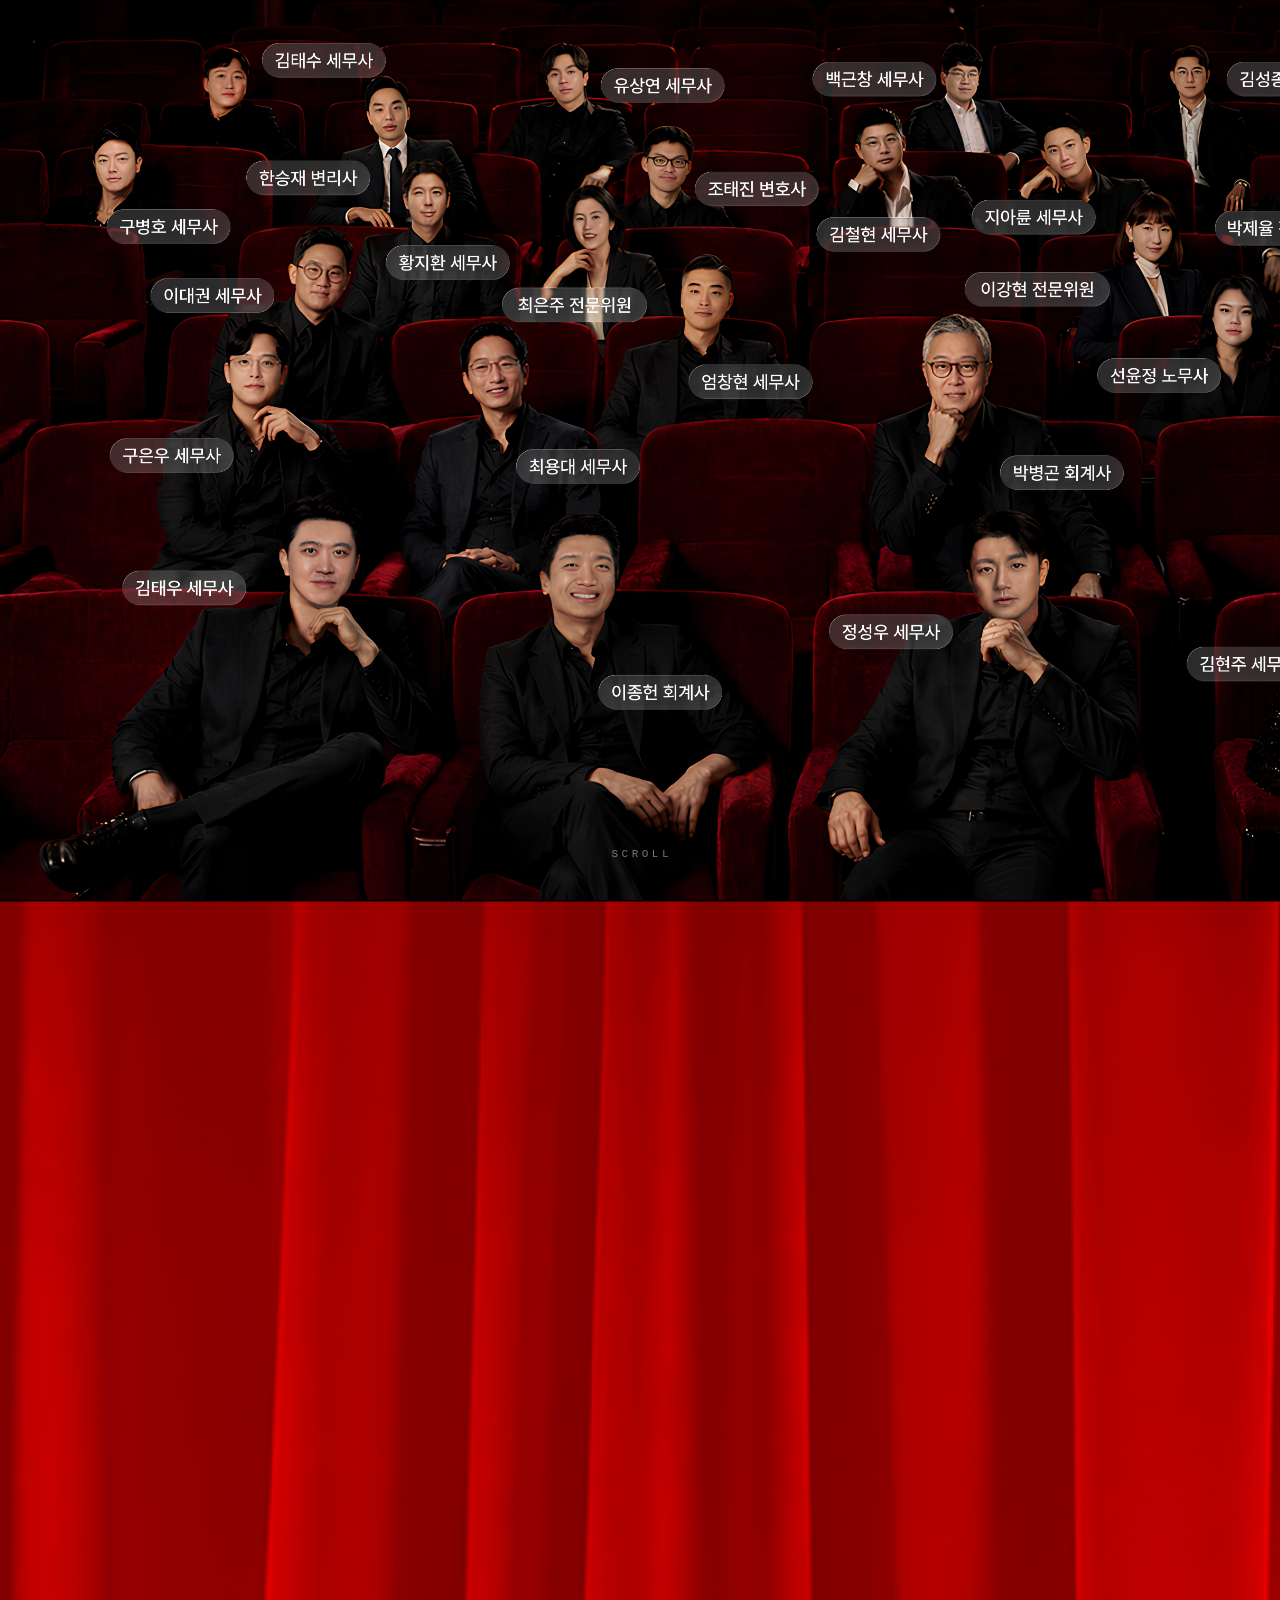
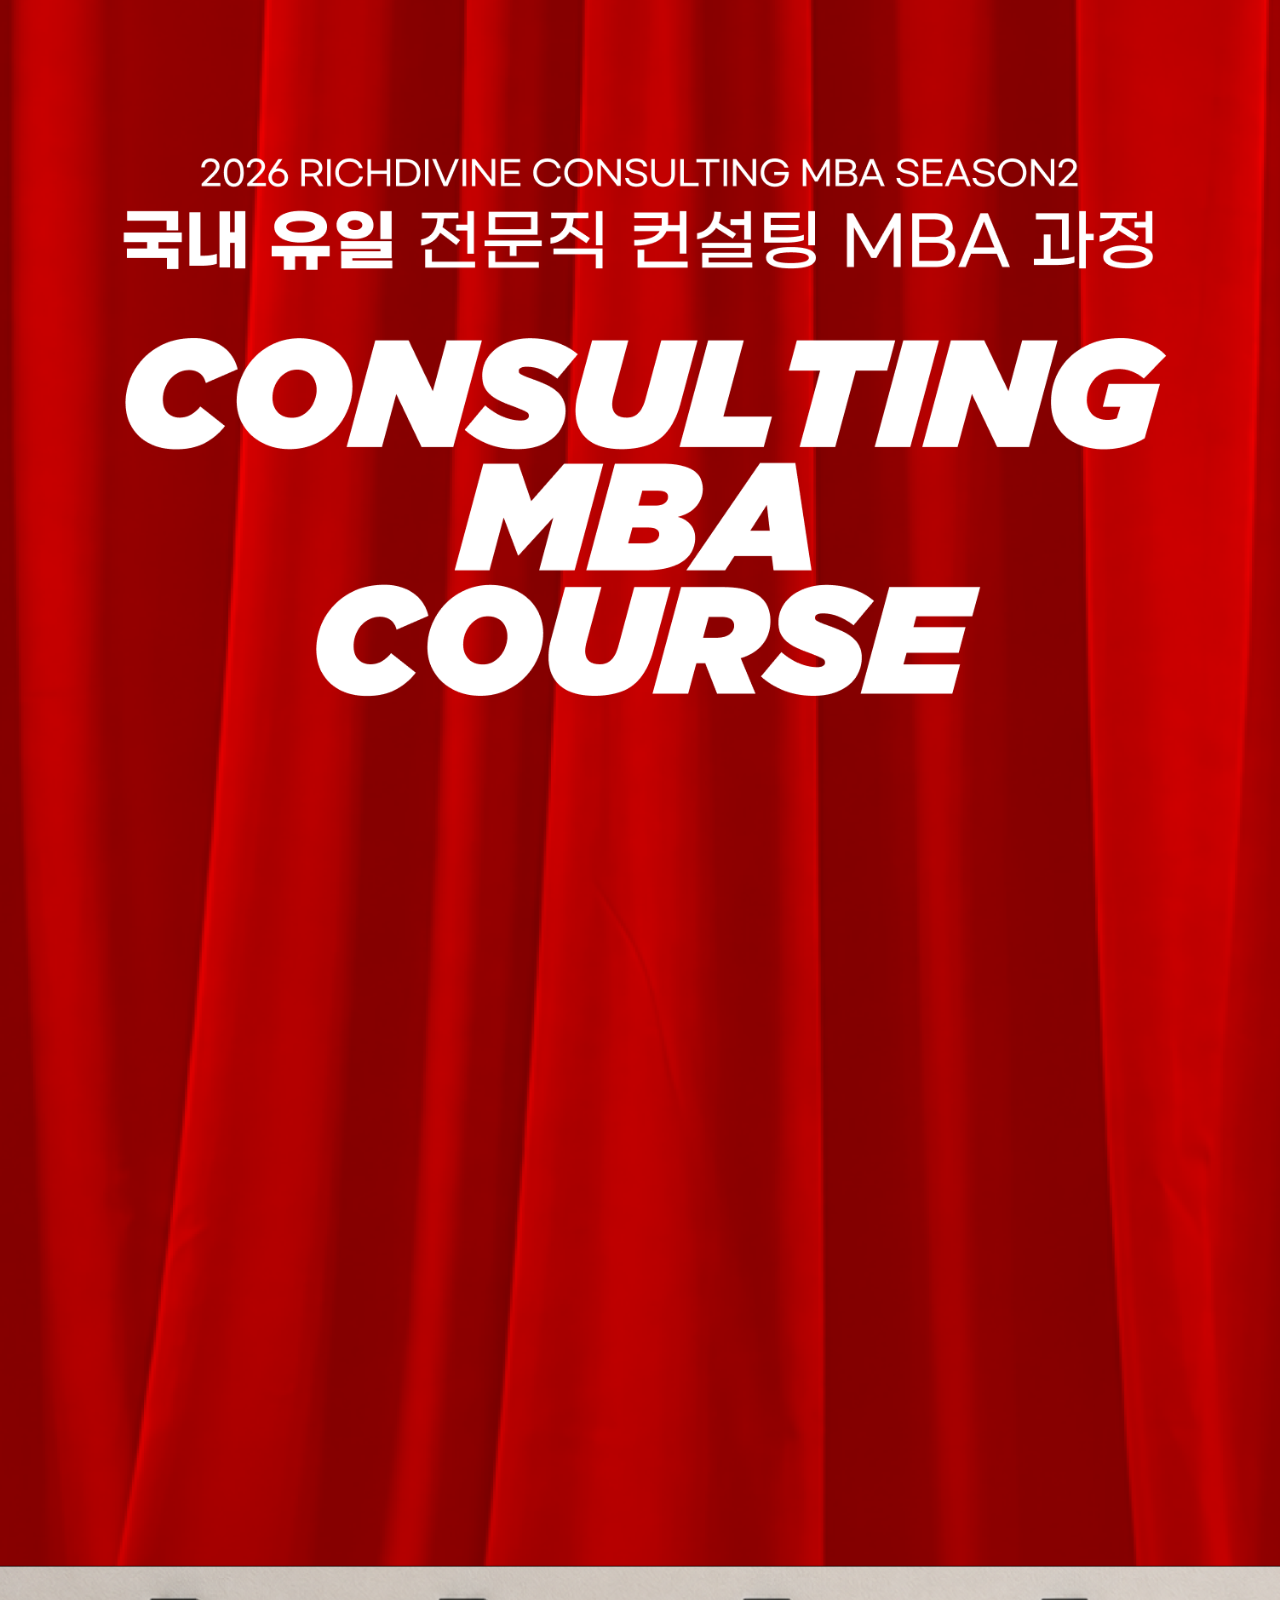
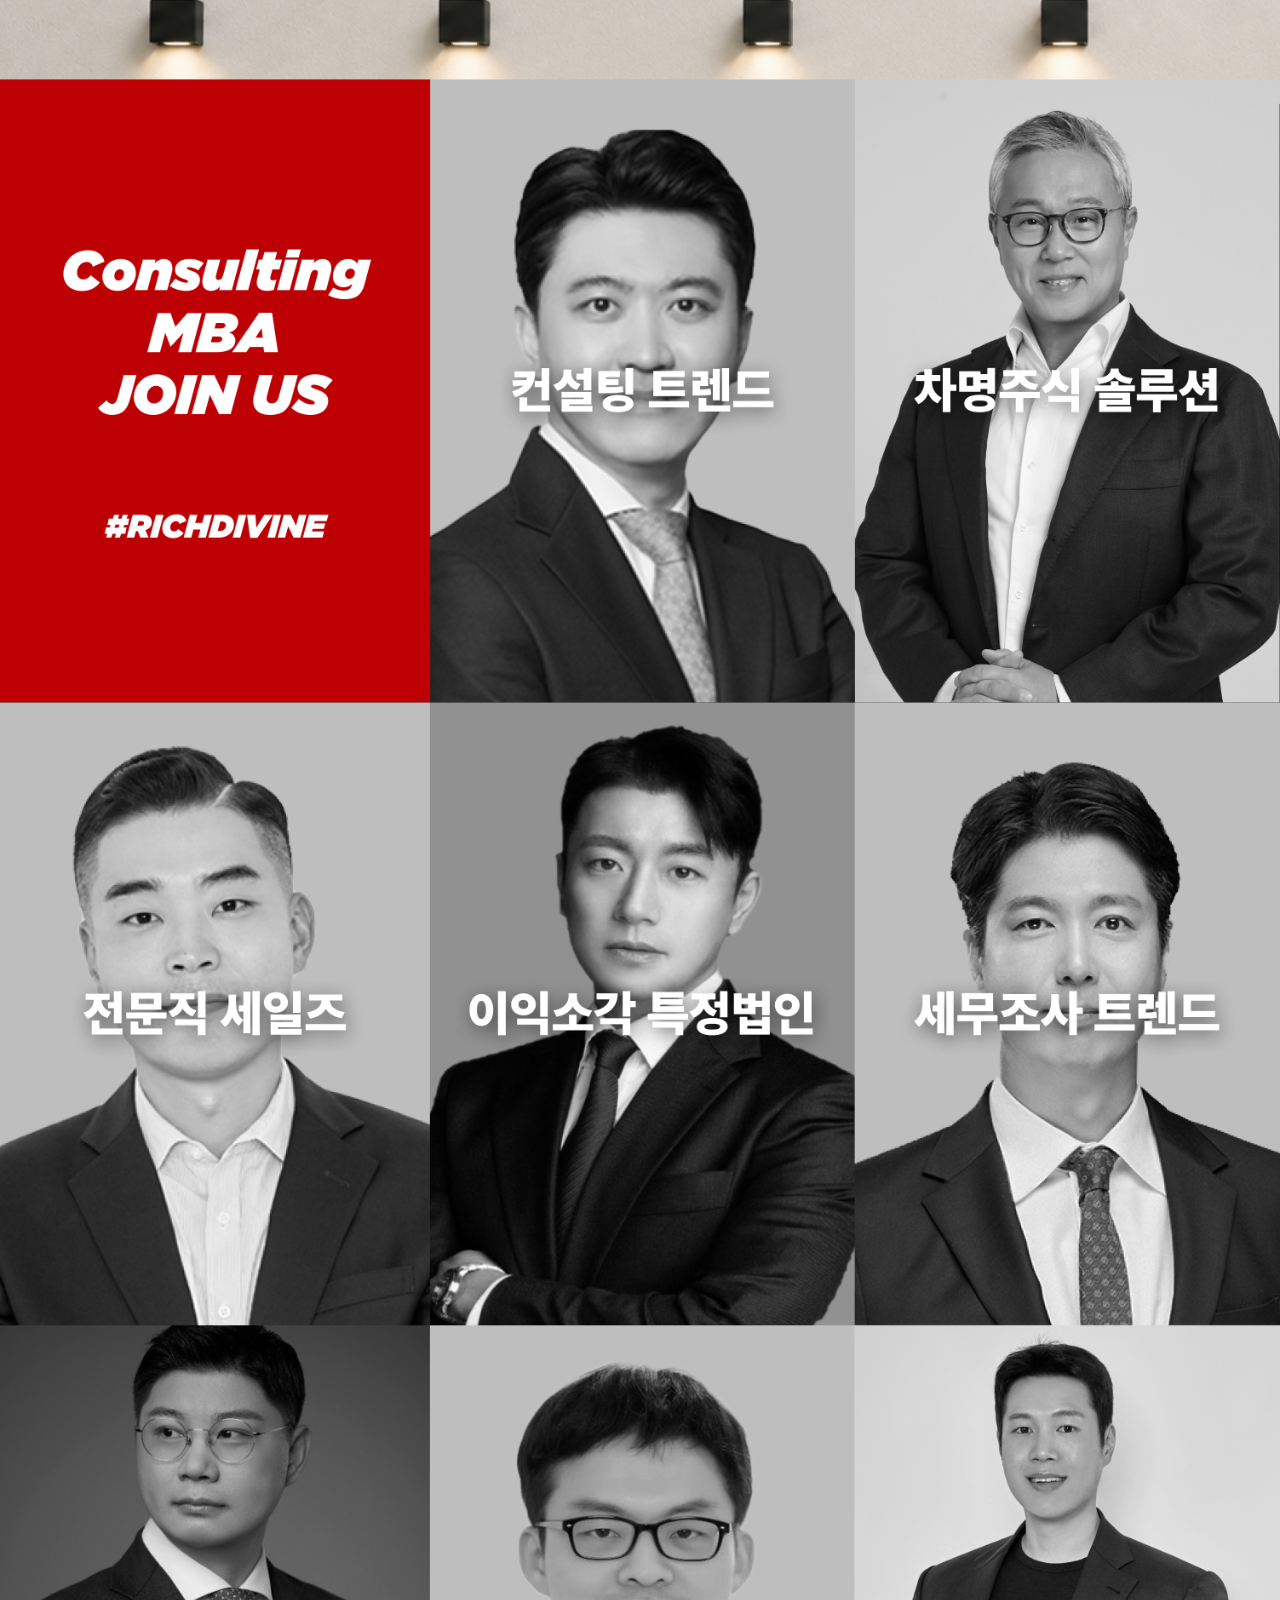
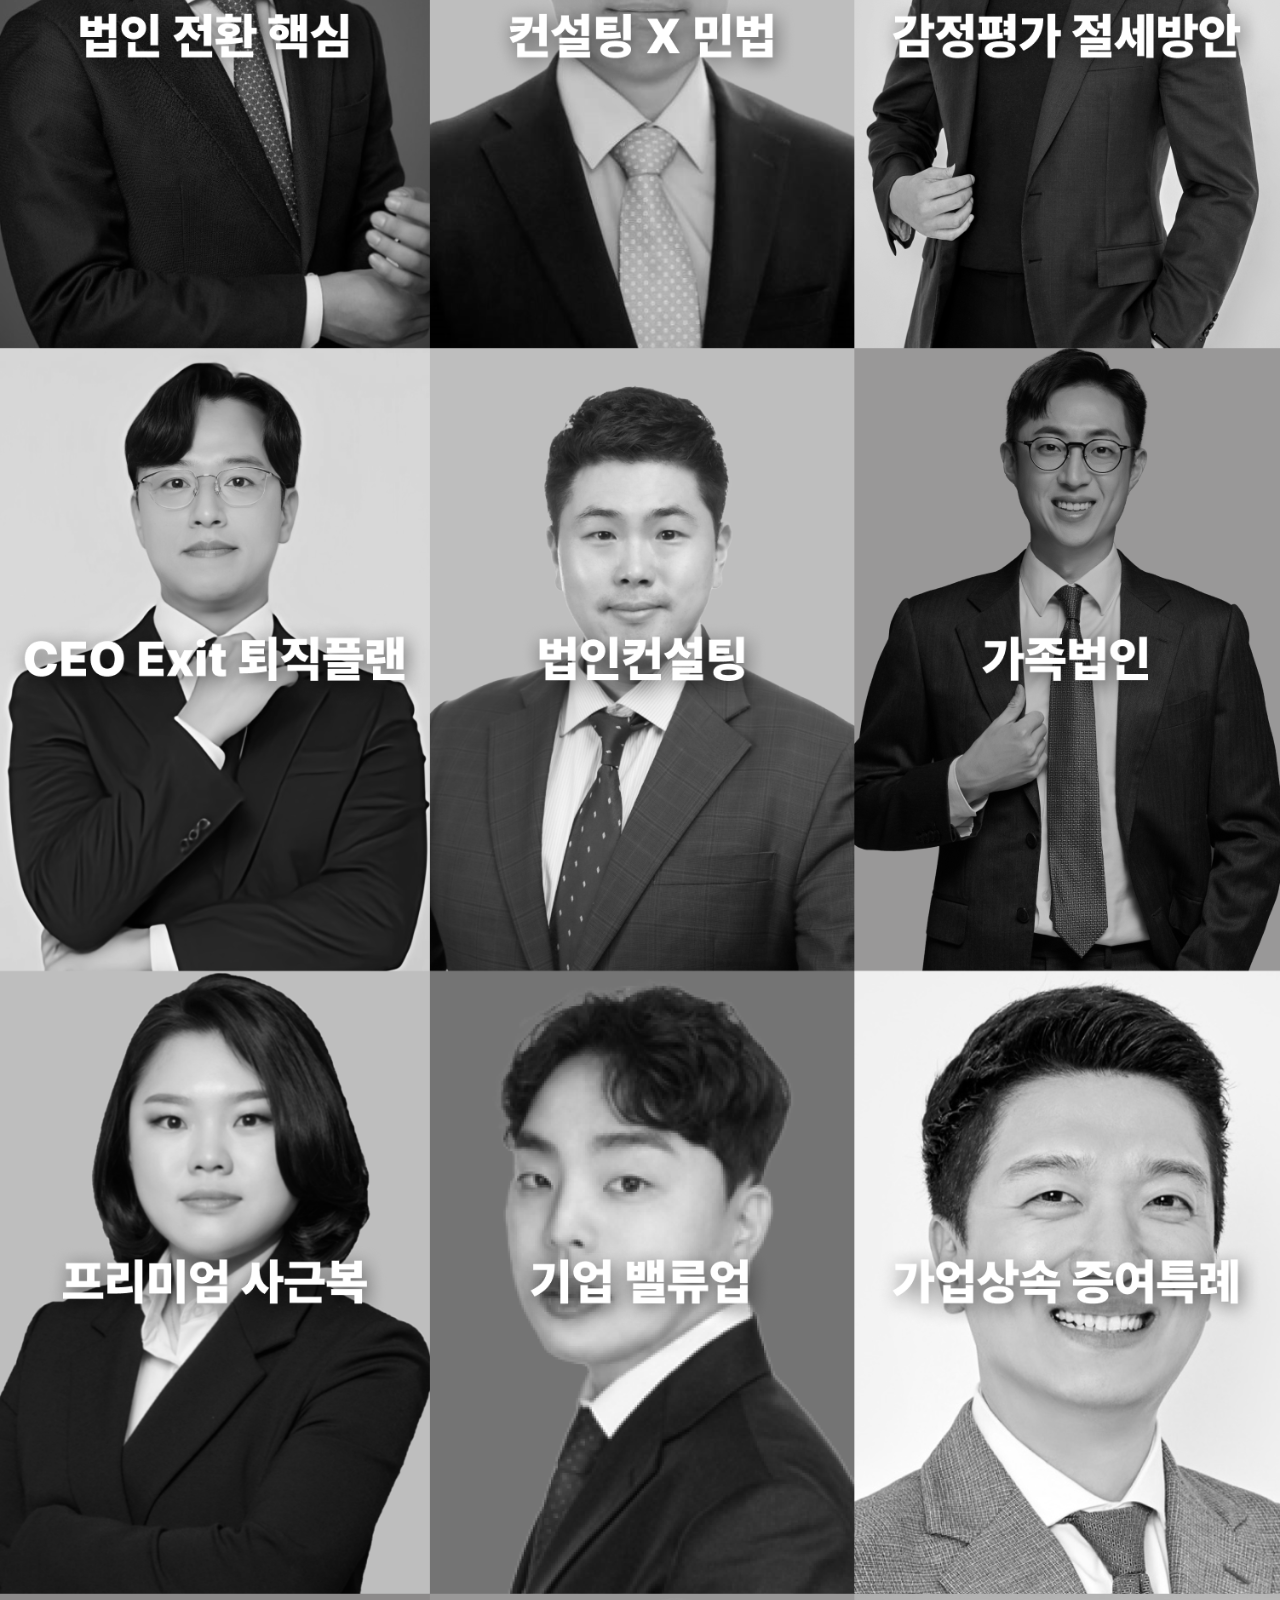
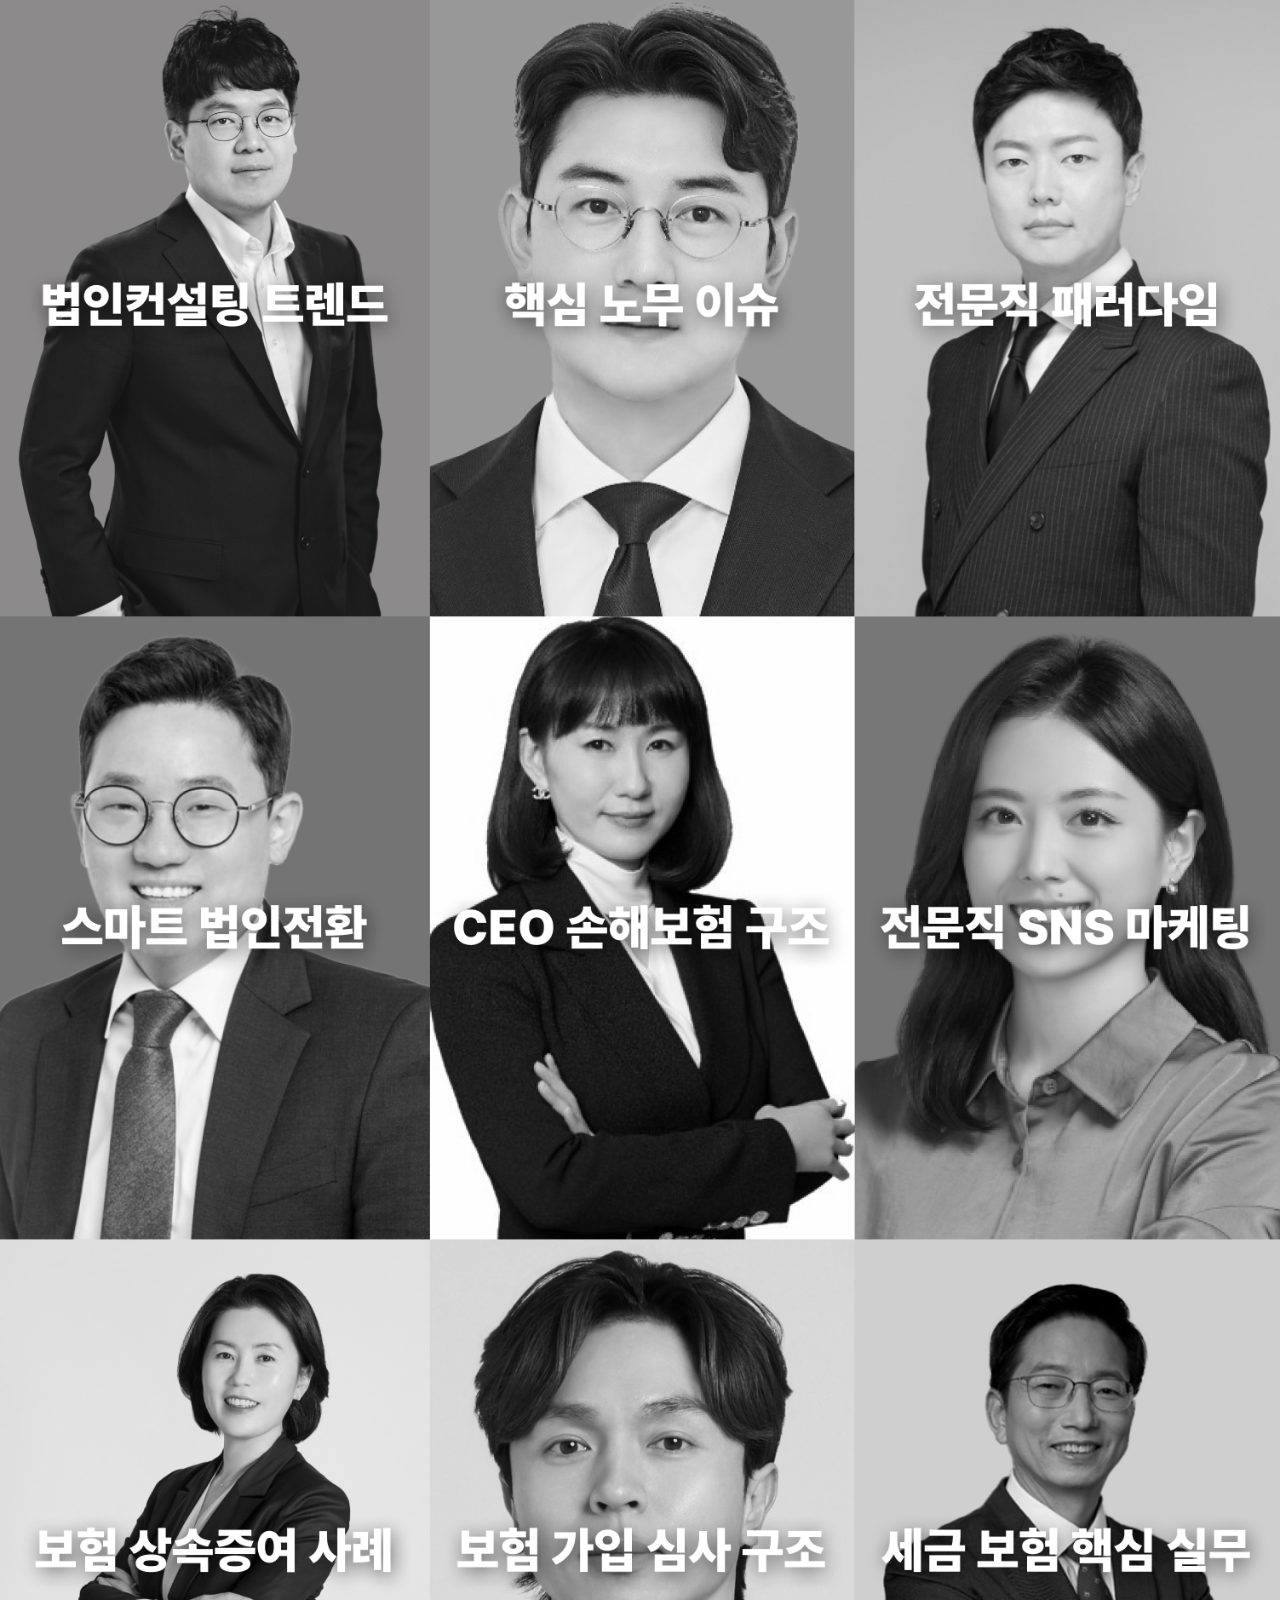
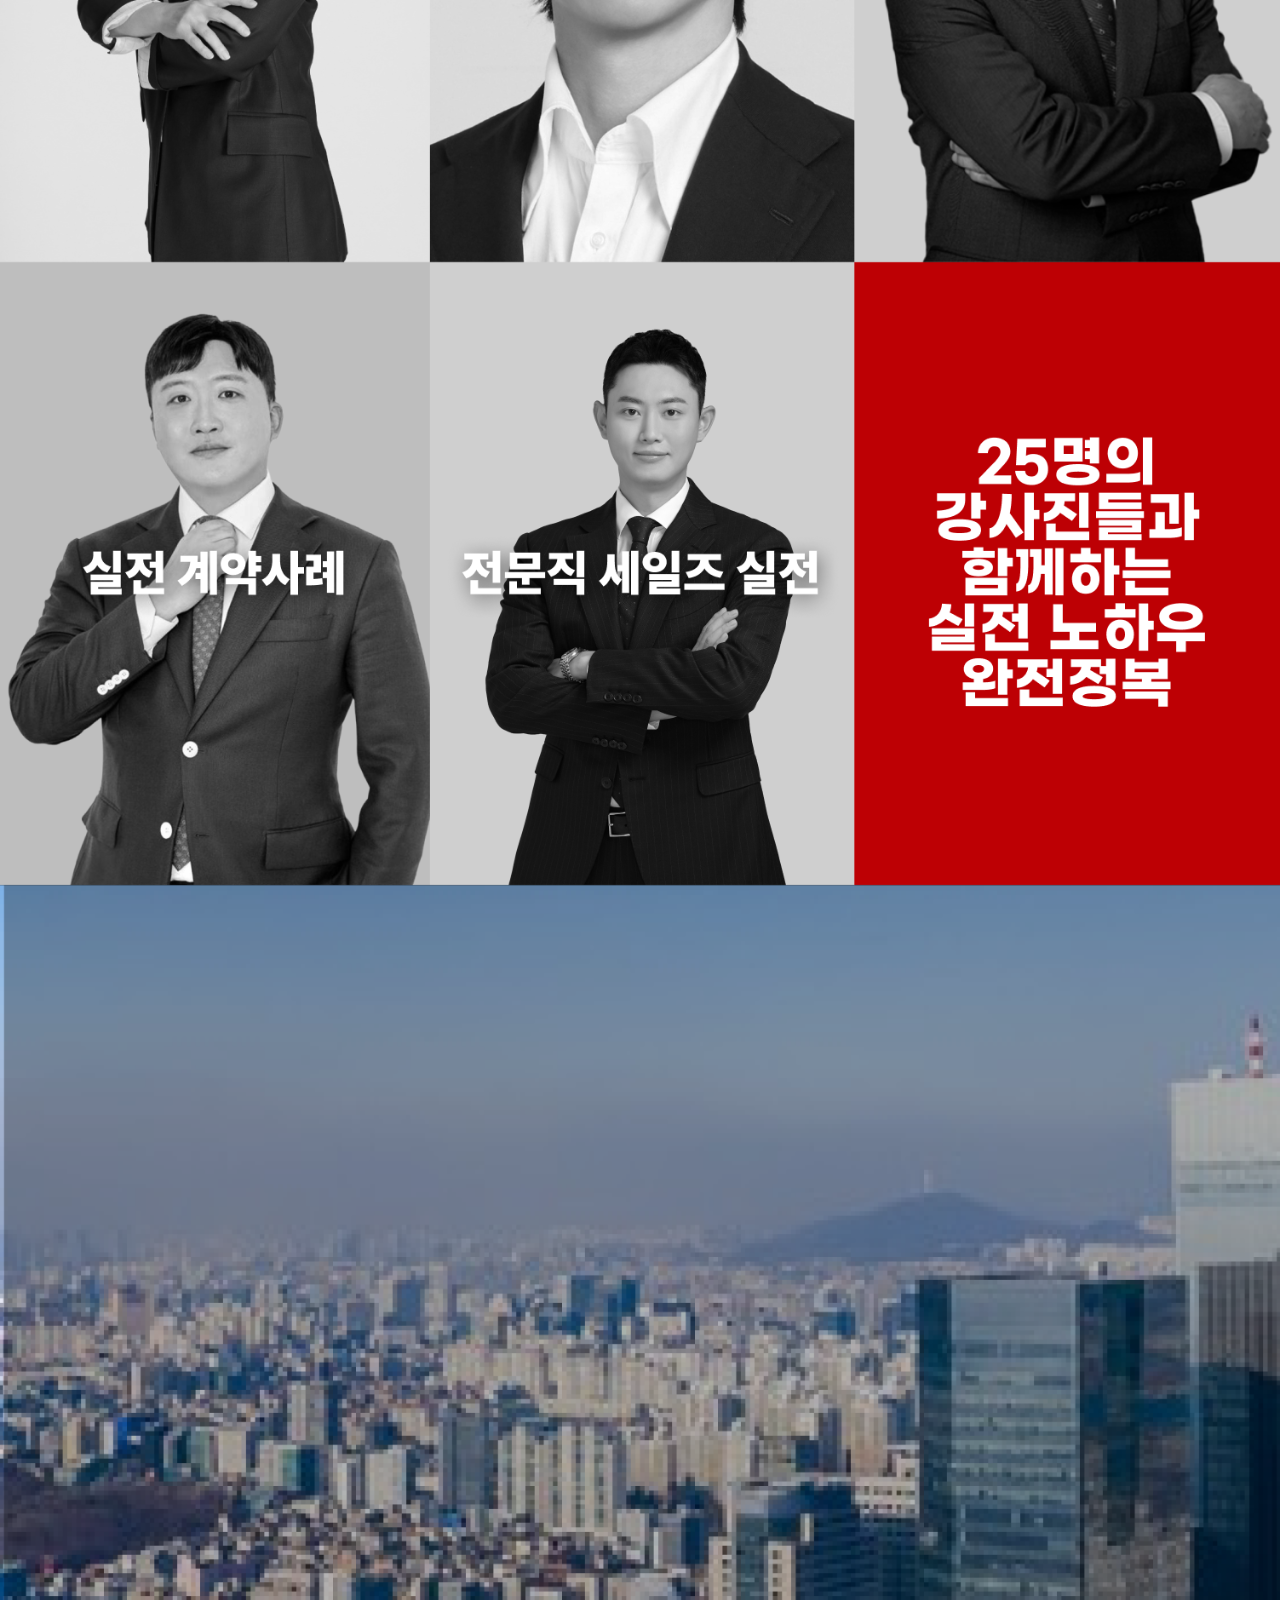
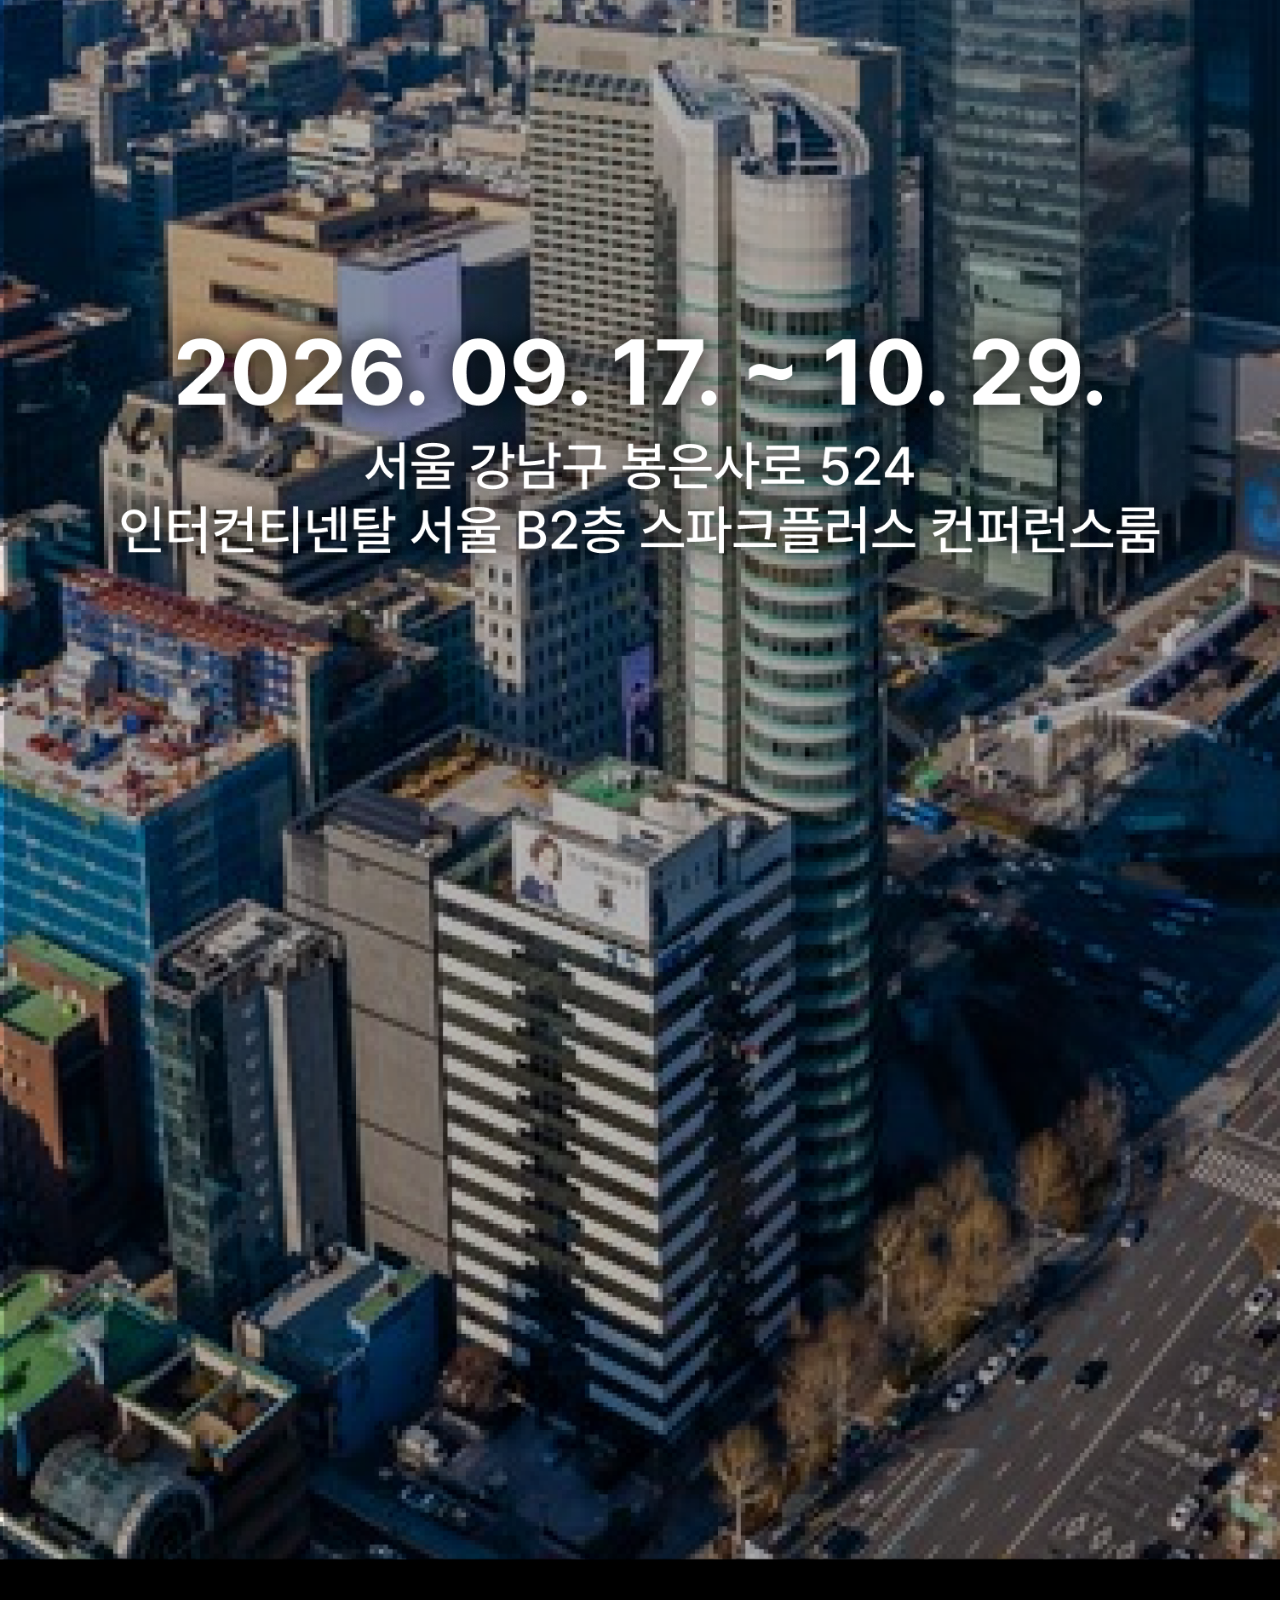
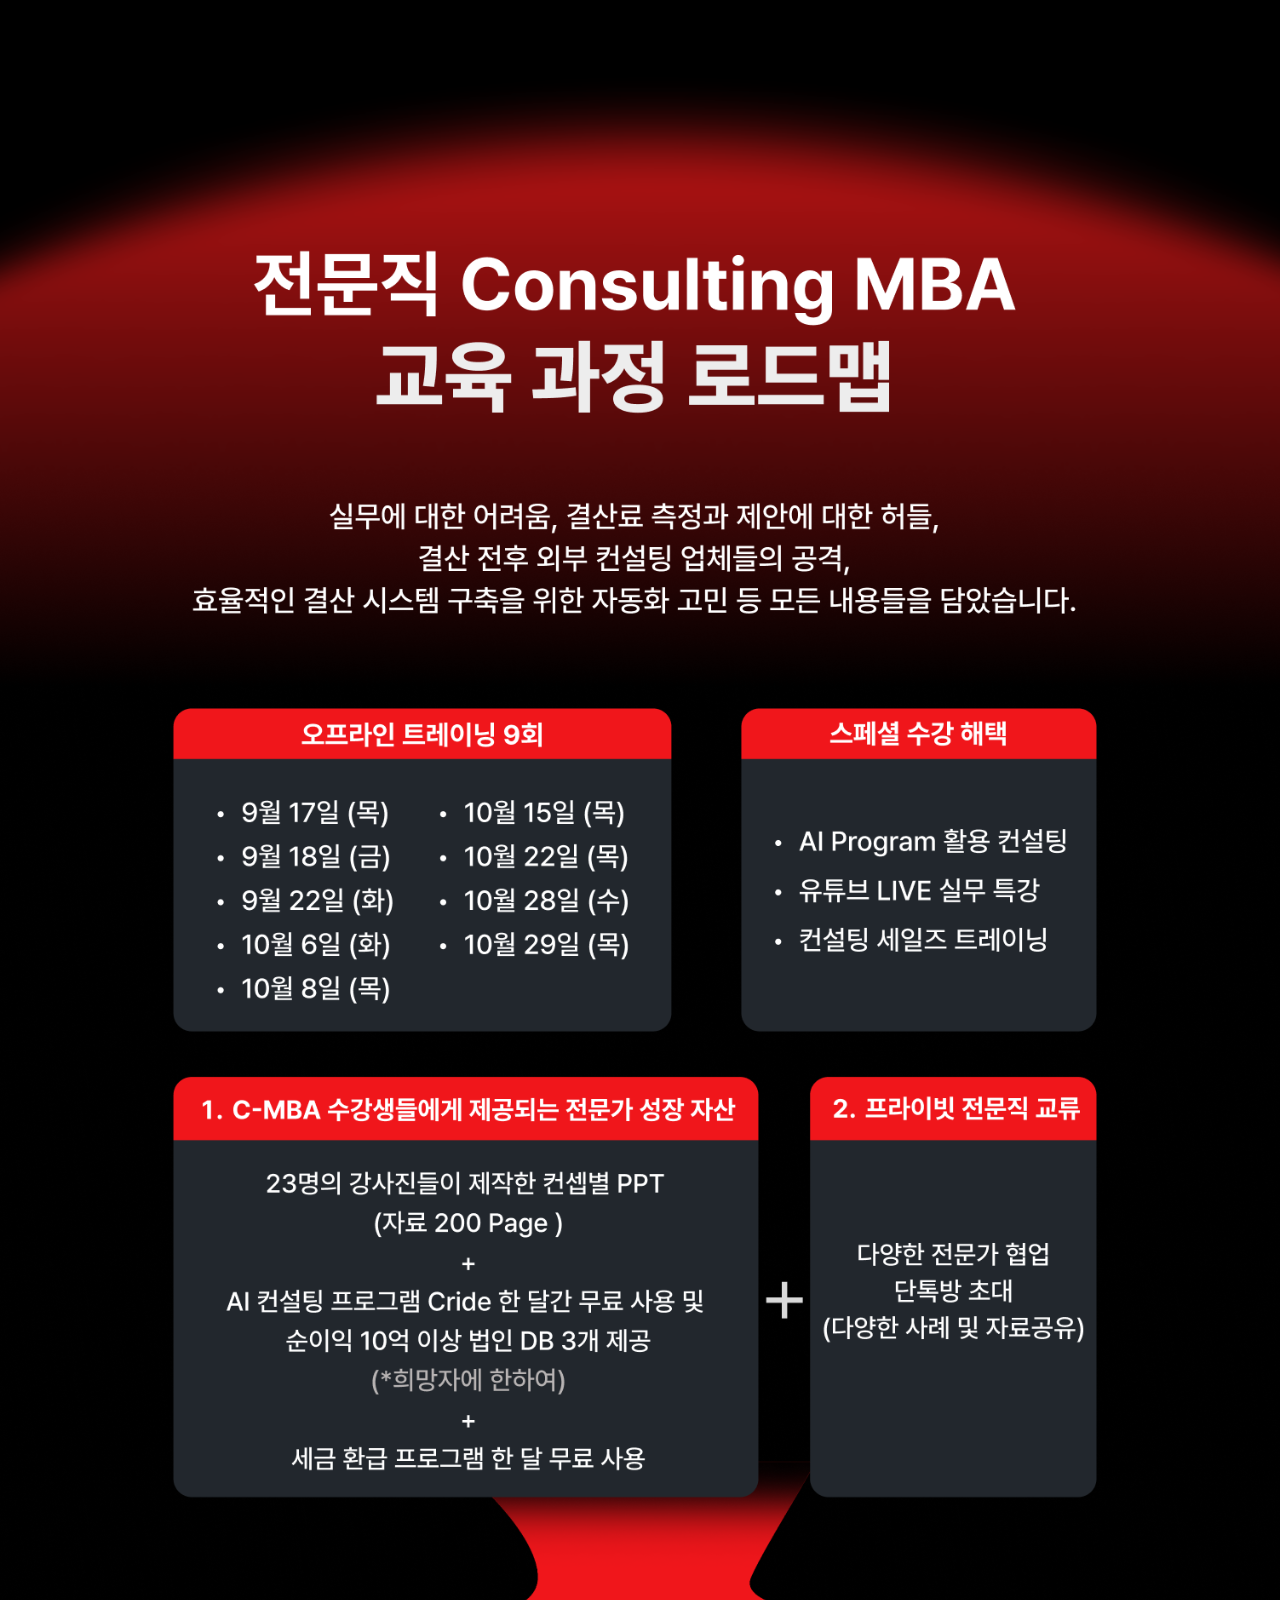
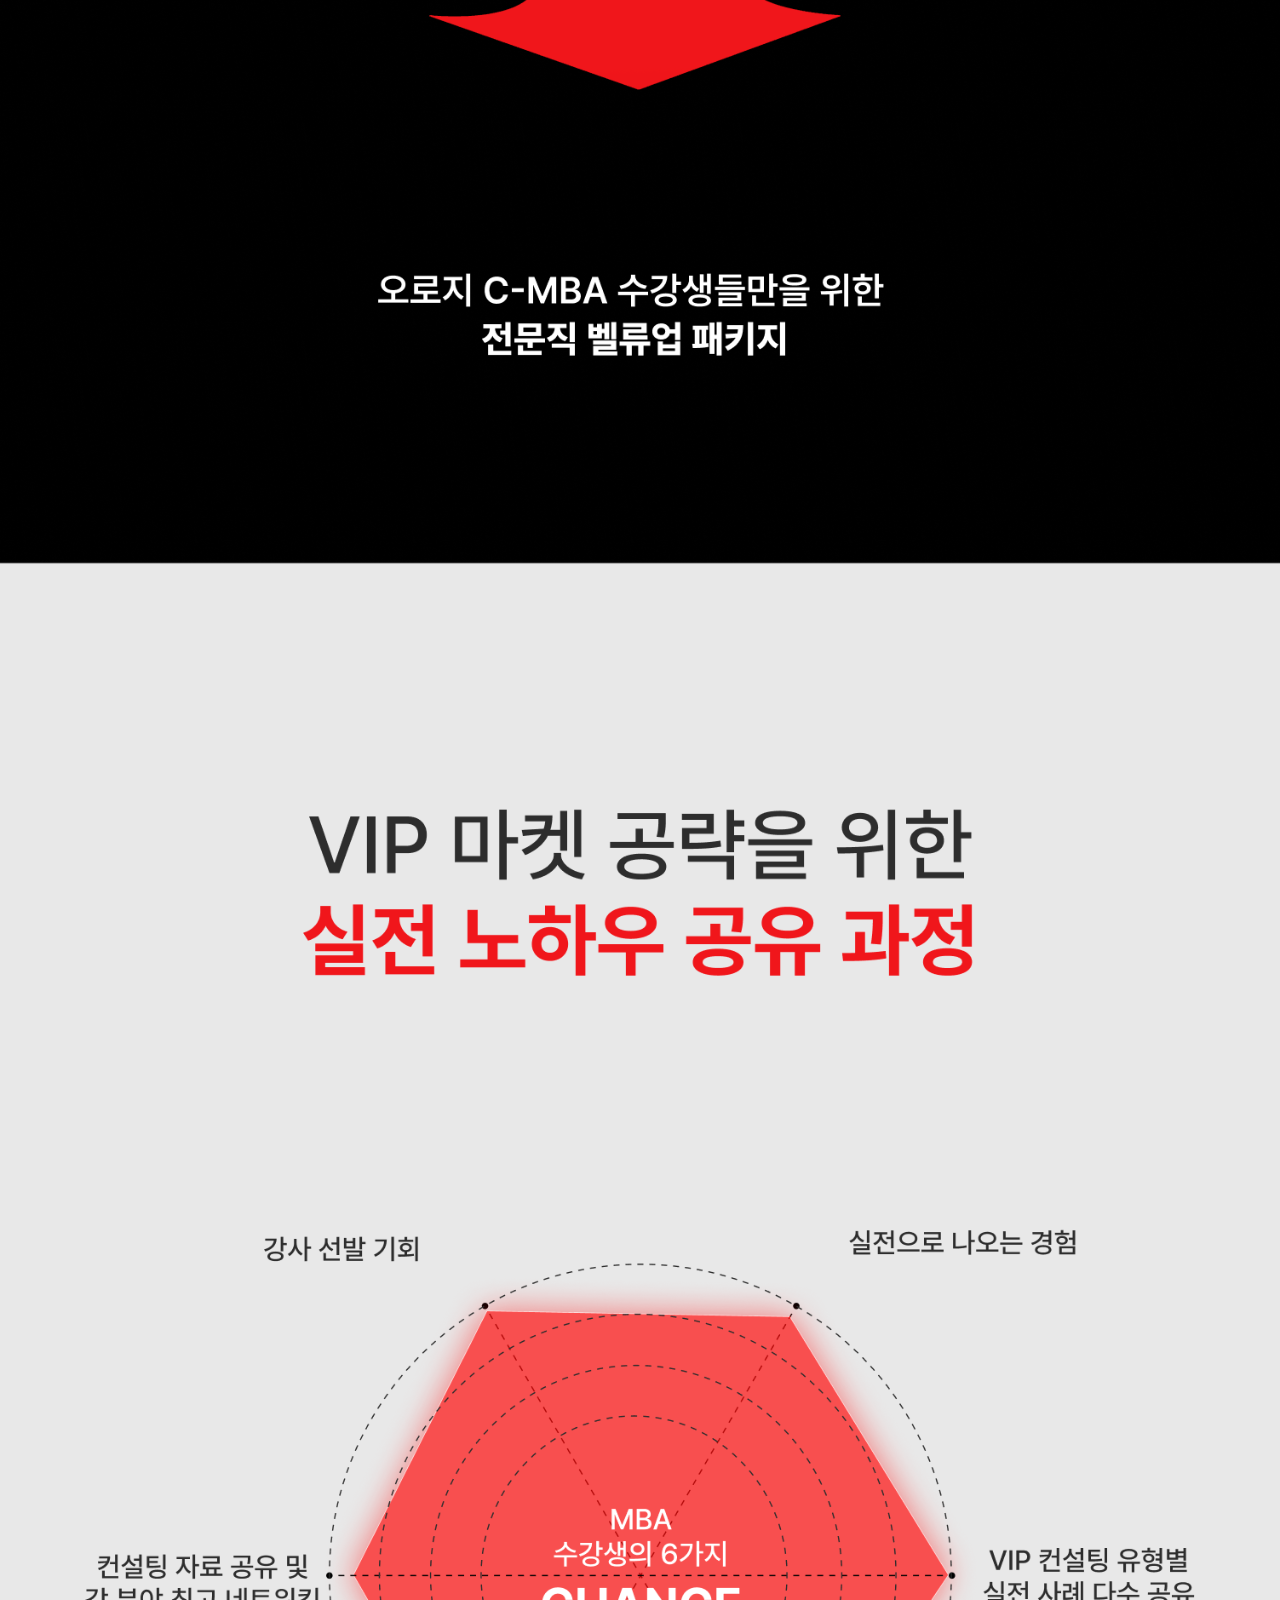
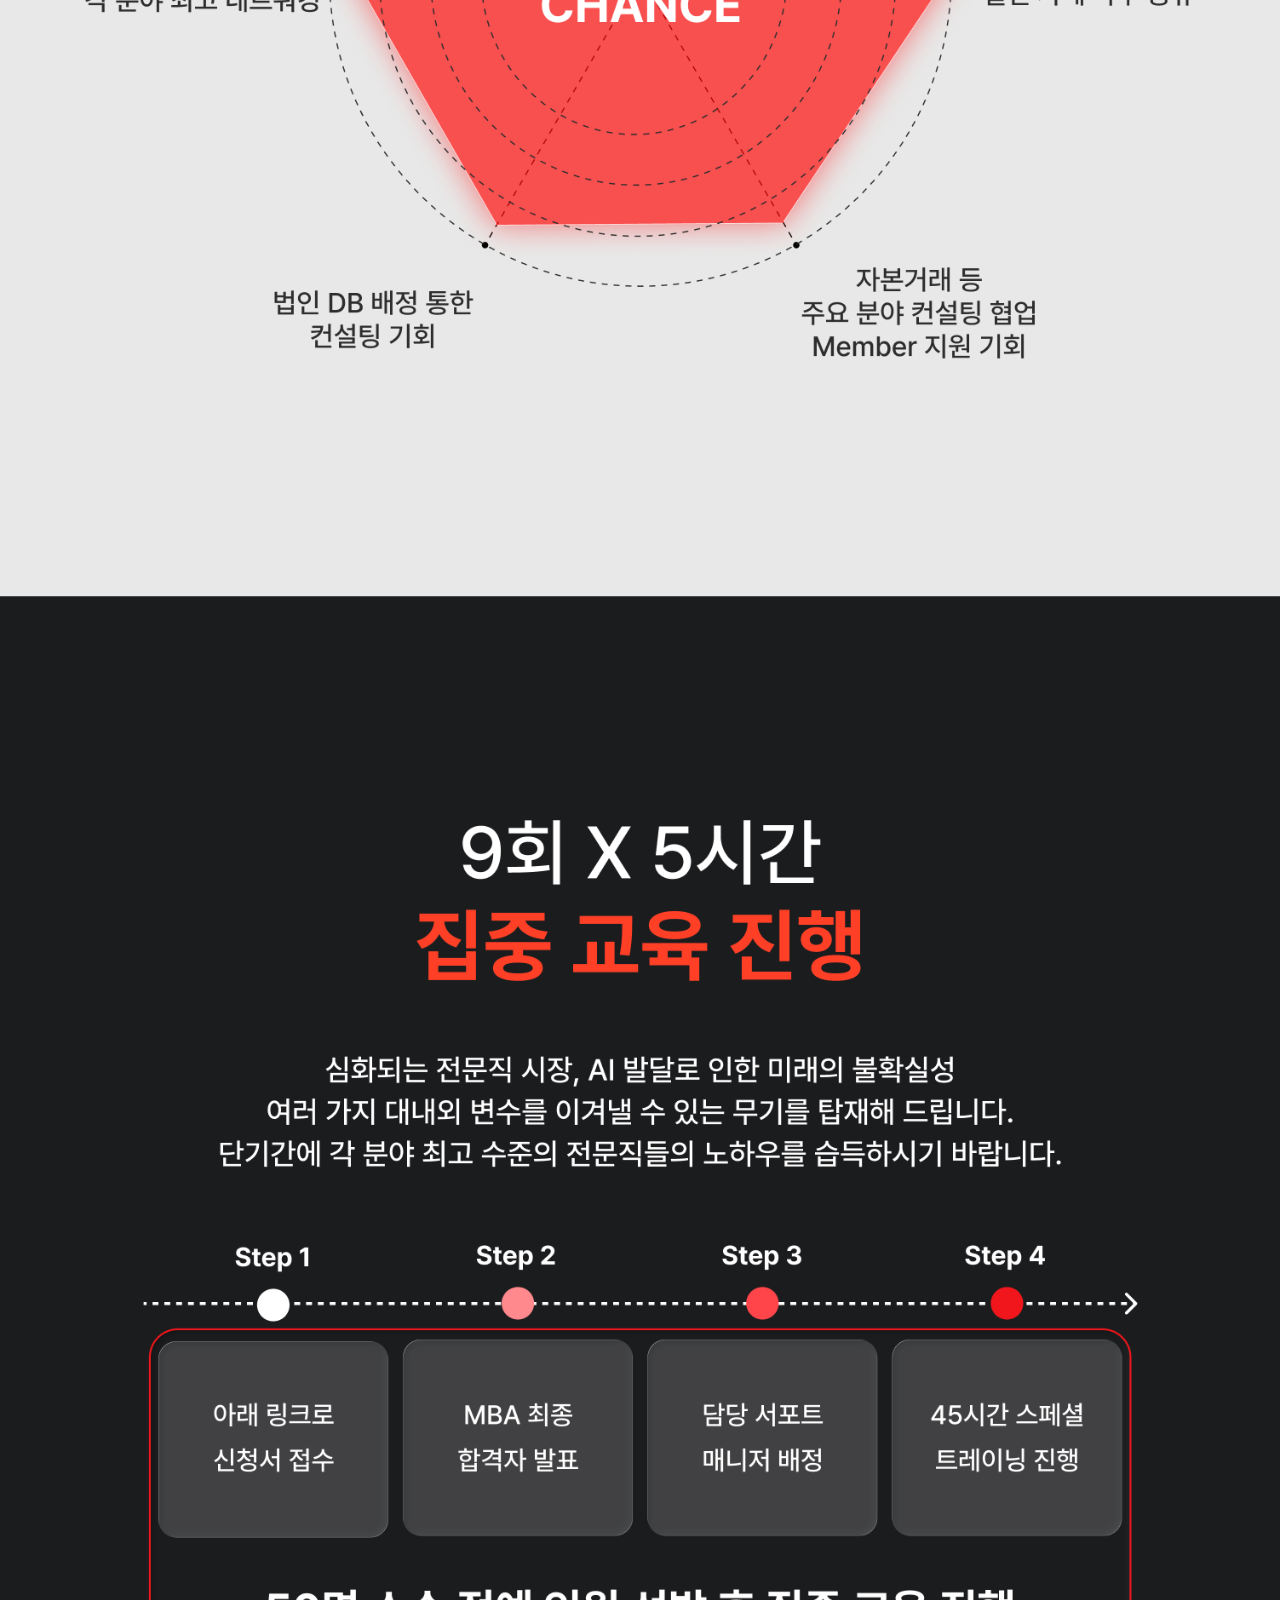
<file: index.html>
<!doctype html>
<html lang="ko" class="no-js">
<head>
<meta charset="utf-8" />
<meta name="viewport" content="width=device-width, initial-scale=1, viewport-fit=cover" />
<script>document.documentElement.classList.remove('no-js');</script>
<title>2026 하반기 라인업 — 캐스트</title>
<meta name="description" content="2026 하반기 라인업 캐스트. 극장에 모인 세무사와 회계사들의 이야기." />
<meta name="theme-color" content="#0A1B4D" />

<link rel="stylesheet" href="style.css" />
</head>
<body>

<!-- ─────────────────────────  1) 캐스트 수평 스크롤  ───────────────────────── -->
<section class="cast-carousel" id="cast" aria-label="라인업 캐스트">
  <div class="cast-carousel__sticky">
    <!-- 이미지는 '전체가 보이는 상태'(폭 100%)를 기준 크기로 두고,
         JS가 scale 로 확대해 화면을 채운 뒤 가로로 민다.
         다 밀면 scale 을 1로 되돌려 전체가 드러난다. -->
    <div class="cast-carousel__stage">
      <!-- width/height 는 자리 예약용이다. 이게 없으면 이미지가 도착하기 전
           JS가 높이 0을 재서 확대 배율을 1로 잡아버린다. -->
      <img class="cast-carousel__img"
           src="images/lineup-cast.png"
           width="6054" height="3407"
           loading="eager" decoding="async" fetchpriority="high"
           alt="2026 하반기 라인업에 참여하는 세무사와 회계사들" />
    </div>
    <div class="cast-carousel__scroll-hint">
      <span class="scroll-hint__text">SCROLL</span>
    </div>
  </div>
</section>

<!-- ─────────────────────────  2) 풀 페이지 랜딩  ───────────────────────── -->
<section class="lineup-full" id="full" aria-label="전체 라인업">
  <img class="lineup-full__img"
       src="images/lineup-full.png"
       width="1503" height="32768"
       loading="lazy" decoding="async"
       alt="2026 하반기 라인업 전체 페이지" />
</section>

<script src="main.js" defer></script>
</body>
</html>
</file>
<file: style.css>
/* =========================================================
   라인업 캐스트 랜딩페이지
   극장 좌석 사진 수평 스크롤 + 세로 랜딩페이지 이어짐
   ========================================================= */

/* ---------- Tokens ---------- */
:root {
  --navy-900: #08163F;
  --navy-800: #0A1B4D;
  --white: #FFFFFF;
  --w-88: rgba(255,255,255,.88);
  --w-62: rgba(255,255,255,.62);
  --w-46: rgba(255,255,255,.46);
  --w-30: rgba(255,255,255,.30);

  --ease-out: cubic-bezier(0.16, 1, 0.3, 1);
  --font-kr: "Pretendard Variable", Pretendard, -apple-system, BlinkMacSystemFont,
             "Apple SD Gothic Neo", "Malgun Gothic", system-ui, sans-serif;
  --font-mono: ui-monospace, SFMono-Regular, "SF Mono", "Cascadia Mono",
               "Consolas", "Liberation Mono", Menlo, monospace;
}

/* ---------- Reset ---------- */
*,*::before,*::after { box-sizing: border-box; }
html {
  scroll-behavior: smooth;
  -webkit-text-size-adjust: 100%;
}
body {
  margin: 0;
  font-family: var(--font-kr);
  color: var(--w-88);
  background: var(--navy-800);
  overflow-x: hidden;
  -webkit-font-smoothing: antialiased;
}
img { max-width: 100%; }
h1,h2,p,ol,li { margin: 0; padding: 0; }
a { color: inherit; text-decoration: none; }

/* =========================================================
   1) 캐스트 수평 스크롤
   ========================================================= */
/* 세로로 긴 트랙이 가로 이동에 쓸 스크롤 거리를 만든다.
   JS가 --track-h 를 이미지 실제 비율에 맞춰 다시 잡아준다. */
.cast-carousel {
  position: relative;
  height: var(--track-h, 300vh);
  background: var(--navy-800);
}

/* 트랙을 스크롤하는 동안 화면에 고정되는 실제 뷰포트 */
.cast-carousel__sticky {
  position: sticky;
  top: 0;
  height: 100vh;
  height: 100svh;
  overflow: hidden;
}

.cast-carousel__scroll-hint {
  position: absolute;
  bottom: 40px;
  left: 50%;
  transform: translateX(-50%);
  z-index: 10;
  opacity: 0;
  animation: scroll-hint-fade-in 1.2s var(--ease-out) 2s forwards;
}

.scroll-hint__text {
  display: block;
  font-family: var(--font-mono);
  font-size: 11px;
  letter-spacing: .32em;
  text-indent: .32em;
  color: var(--w-46);
}

@keyframes scroll-hint-fade-in {
  0% { opacity: 0; }
  100% { opacity: 1; }
}

/* 이미지를 올려 놓는 무대.
   여기 담긴 이미지의 '기준 크기'가 곧 마지막에 보여줄 전체 모습이다.
   위쪽에 붙여 두는 이유: 축소될 때 남는 여백이 전부 아래로 몰려야
   그 자리를 아래 이미지가 올라와 메울 수 있다. */
.cast-carousel__stage {
  position: absolute;
  inset: 0;
  display: flex;
  align-items: flex-start;
  justify-content: center;
}

.cast-carousel__img {
  /* 기준 = 폭 100%(=화면 폭), 높이는 원본 비율대로.
     이 상태가 scale(1) 이고, 이미지가 16:9면 그대로 16:9 레터박스가 된다. */
  width: 100%;
  height: auto;
  max-width: none;
  display: block;
  /* 윗변을 고정한 채 줄어든다 (무대의 flex-start 와 짝) */
  transform-origin: 50% 0;
  will-change: transform;
}

/* =========================================================
   2) 풀 페이지 랜딩
   ========================================================= */
/* 메인이 축소되며 아래에 생기는 여백만큼 통째로 끌어올린다.
   --shift 는 JS가 매 프레임 갱신하고, margin-bottom 의 음수값은
   그만큼 짧아진 문서 높이를 맞추기 위해 measure() 가 한 번만 넣는다. */
.lineup-full {
  position: relative;
  width: 100%;
  overflow: hidden;
  background: var(--navy-800);
  transform: translate3d(0, var(--shift, 0px), 0);
}

.lineup-full__img {
  display: block;
  width: 100%;
  height: auto;
  object-fit: cover;
}

/* =========================================================
   모션 최소화
   ========================================================= */
@media (prefers-reduced-motion: reduce) {
  html { scroll-behavior: auto; }
  *,*::before,*::after {
    animation-duration: .001ms !important;
    animation-iteration-count: 1 !important;
    transition-duration: .001ms !important;
  }
  .cast-carousel__scroll-hint { opacity: 1 !important; }
  /* 확대도 이동도 하지 않는다. scale(1) = 이미지 전체가 보이는 상태라
     별도 대체 화면 없이 곧바로 최종 모습만 보여주면 된다. */
  .cast-carousel { height: auto !important; }
  .cast-carousel__sticky { position: static; height: auto; }
  .cast-carousel__stage { position: static; }
  .cast-carousel__img { transform: none !important; }
  /* 여백이 생기지 않으므로 끌어올릴 것도 없다 */
  .lineup-full { transform: none !important; margin-top: 0 !important; }
}
</file>
